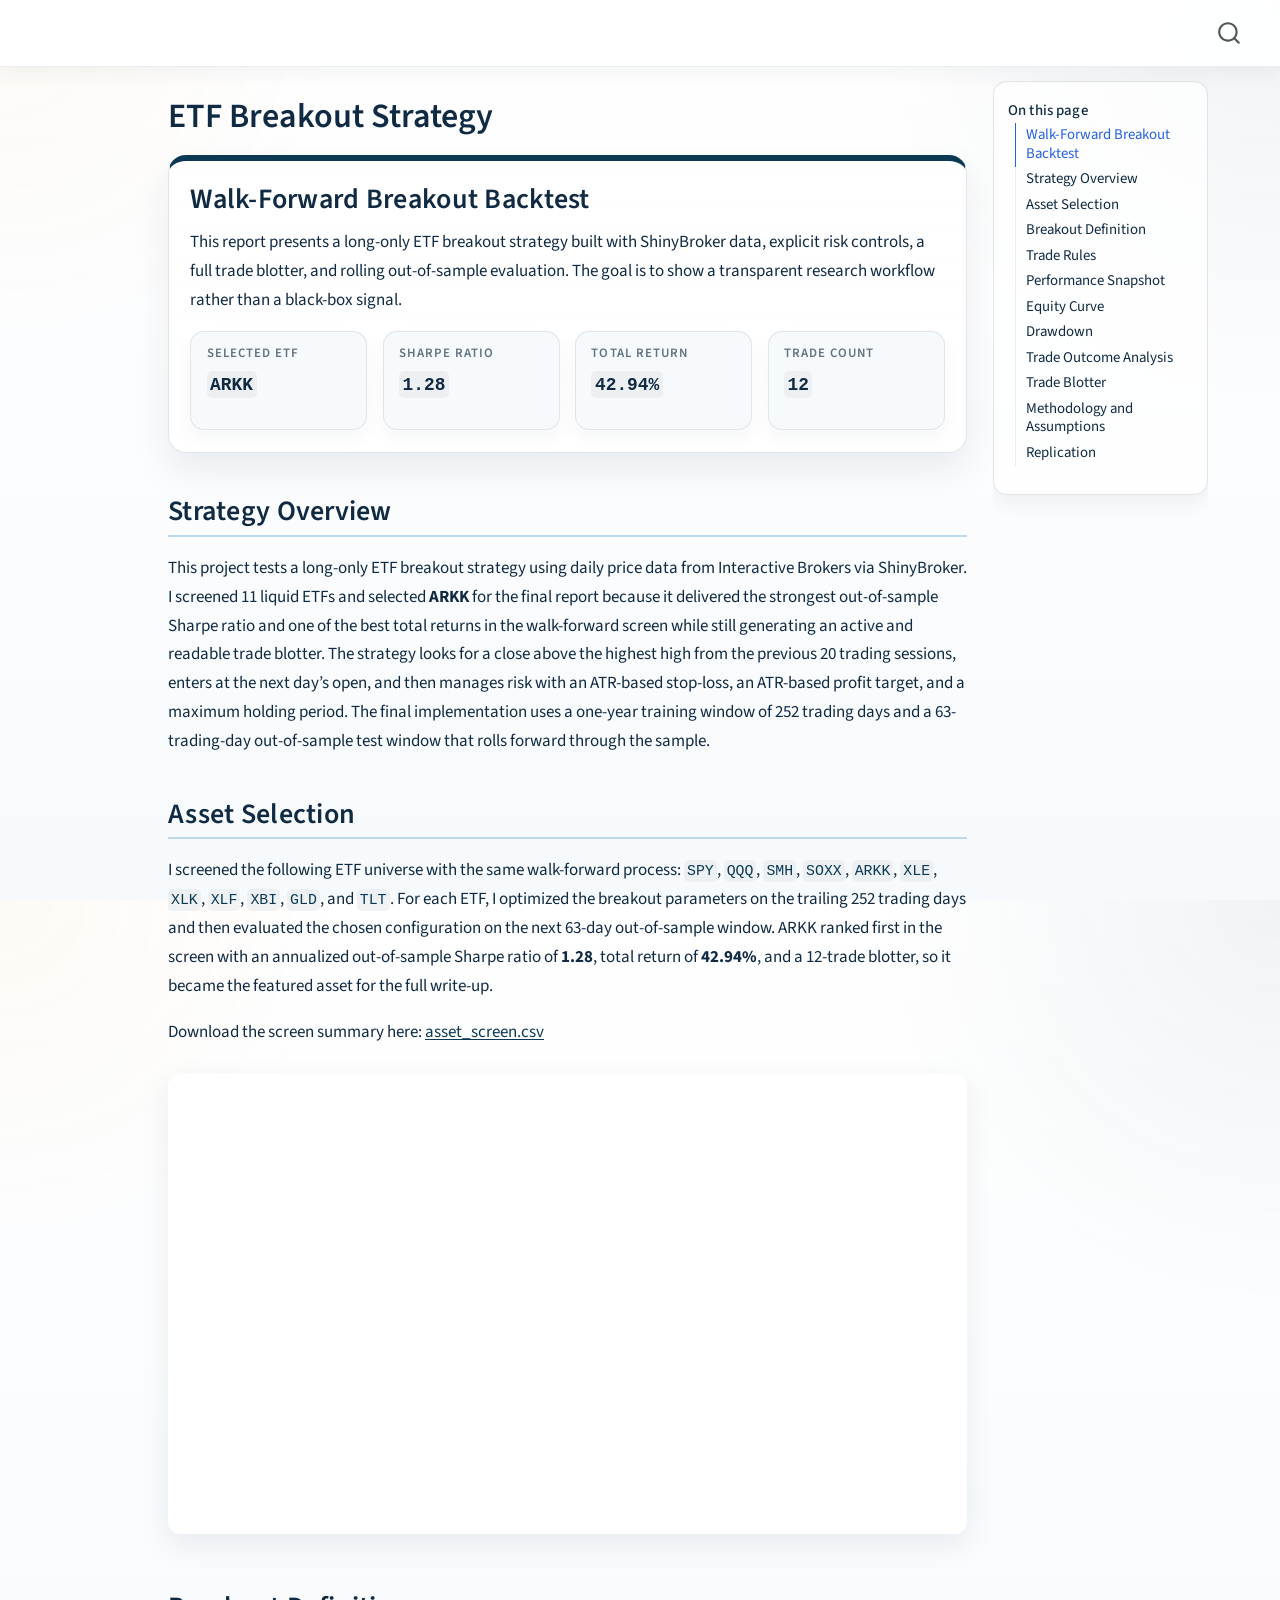
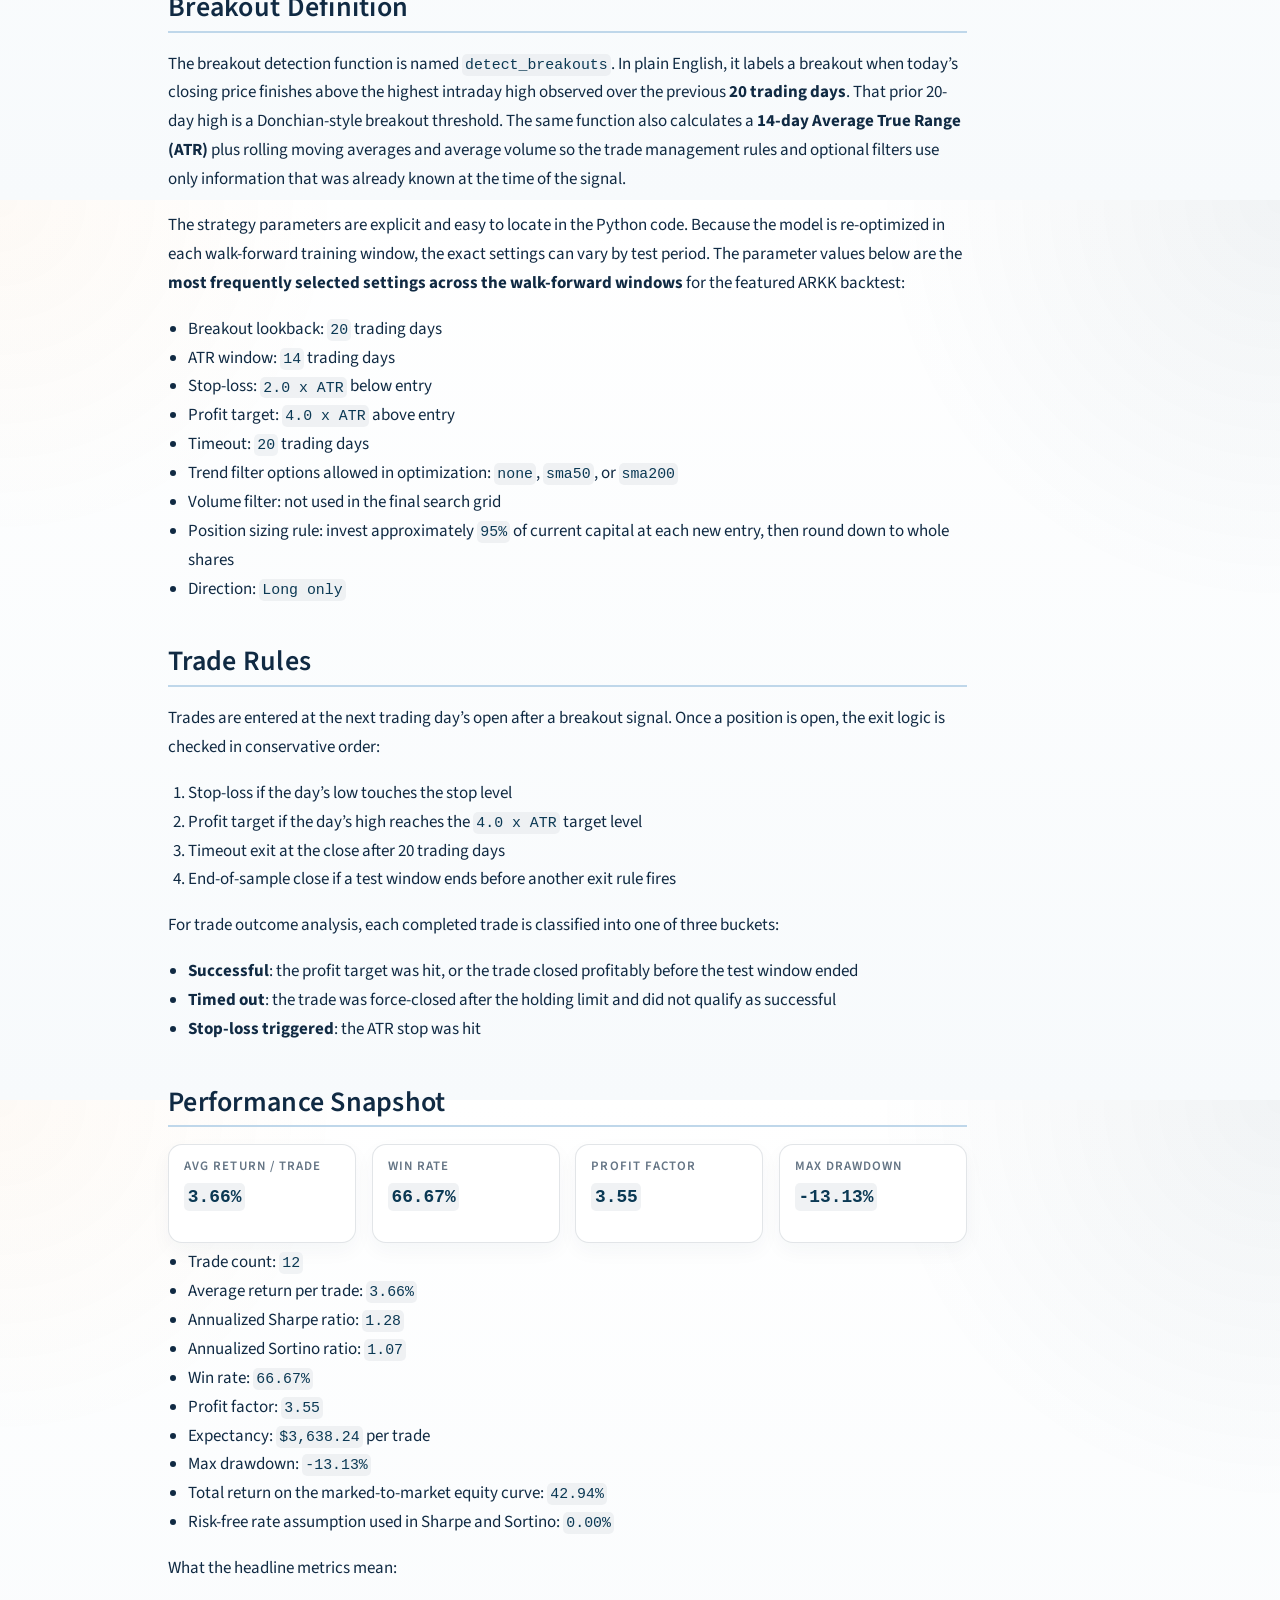
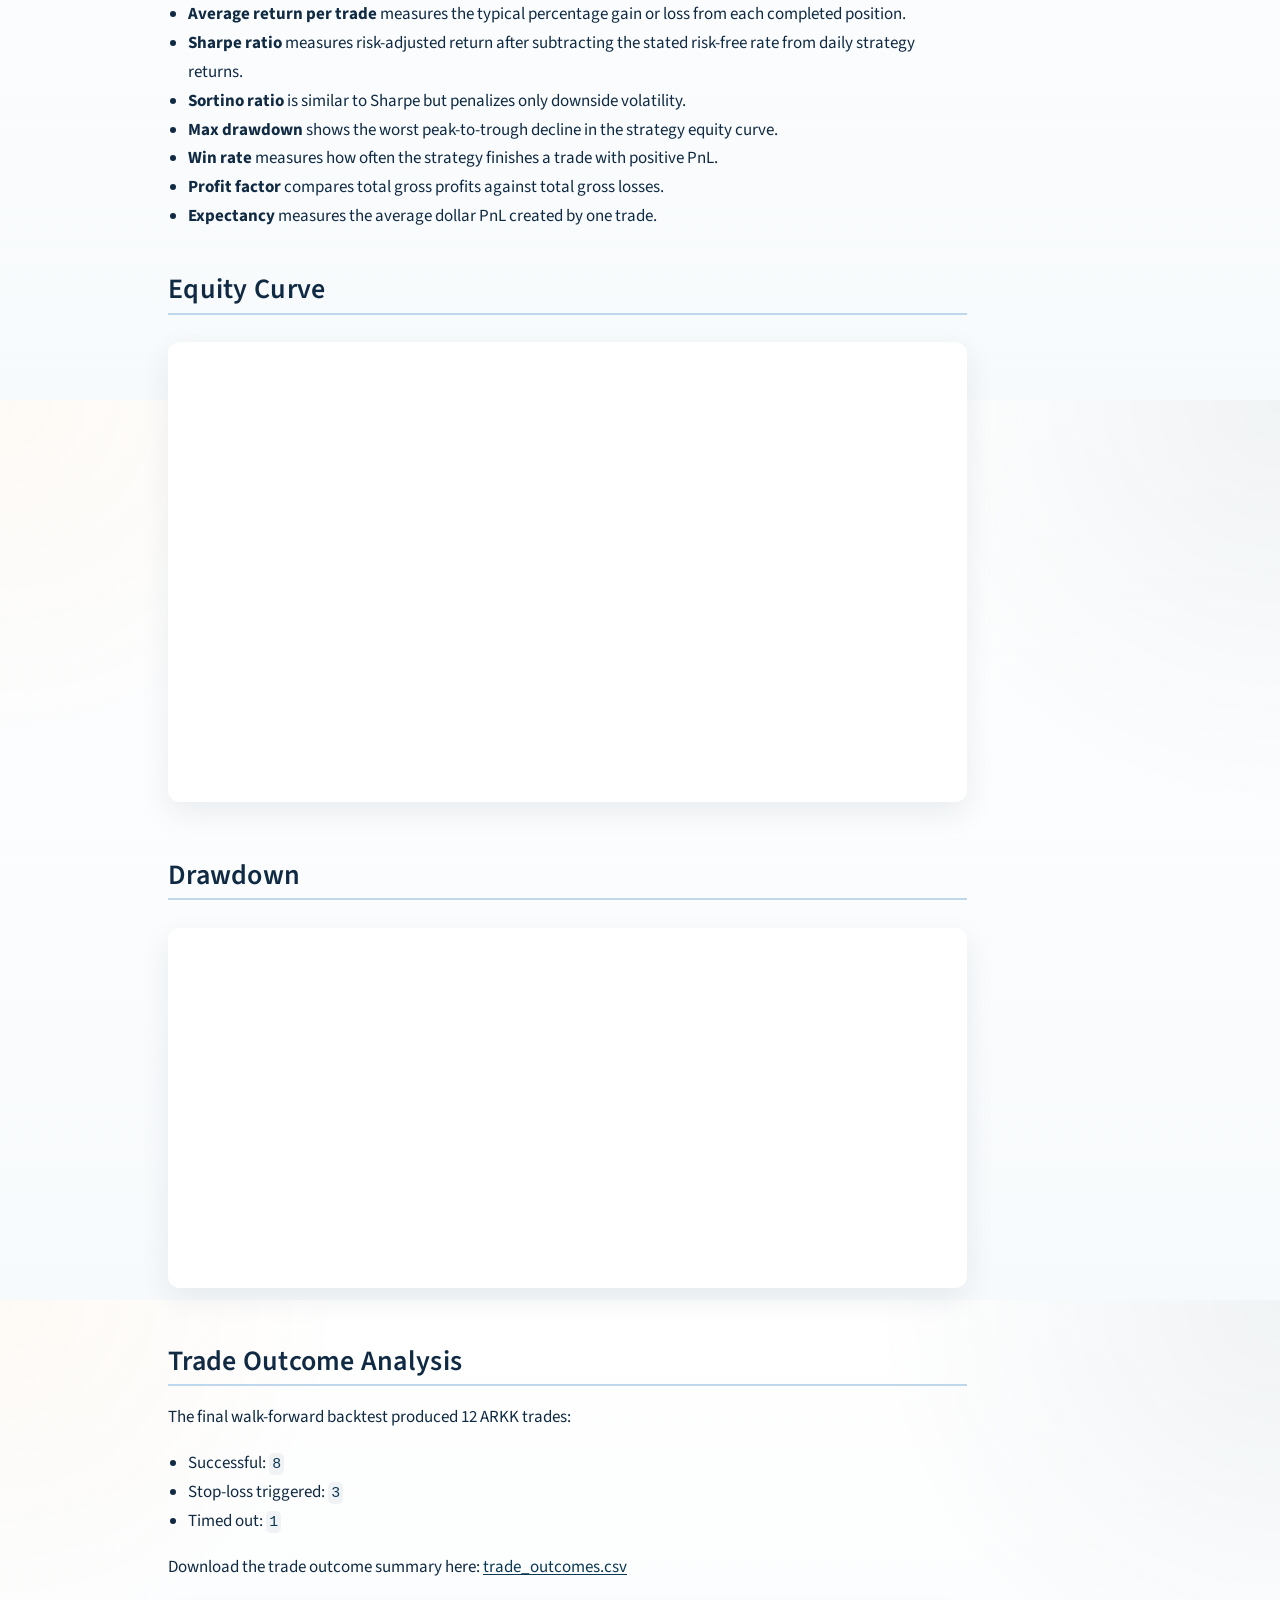
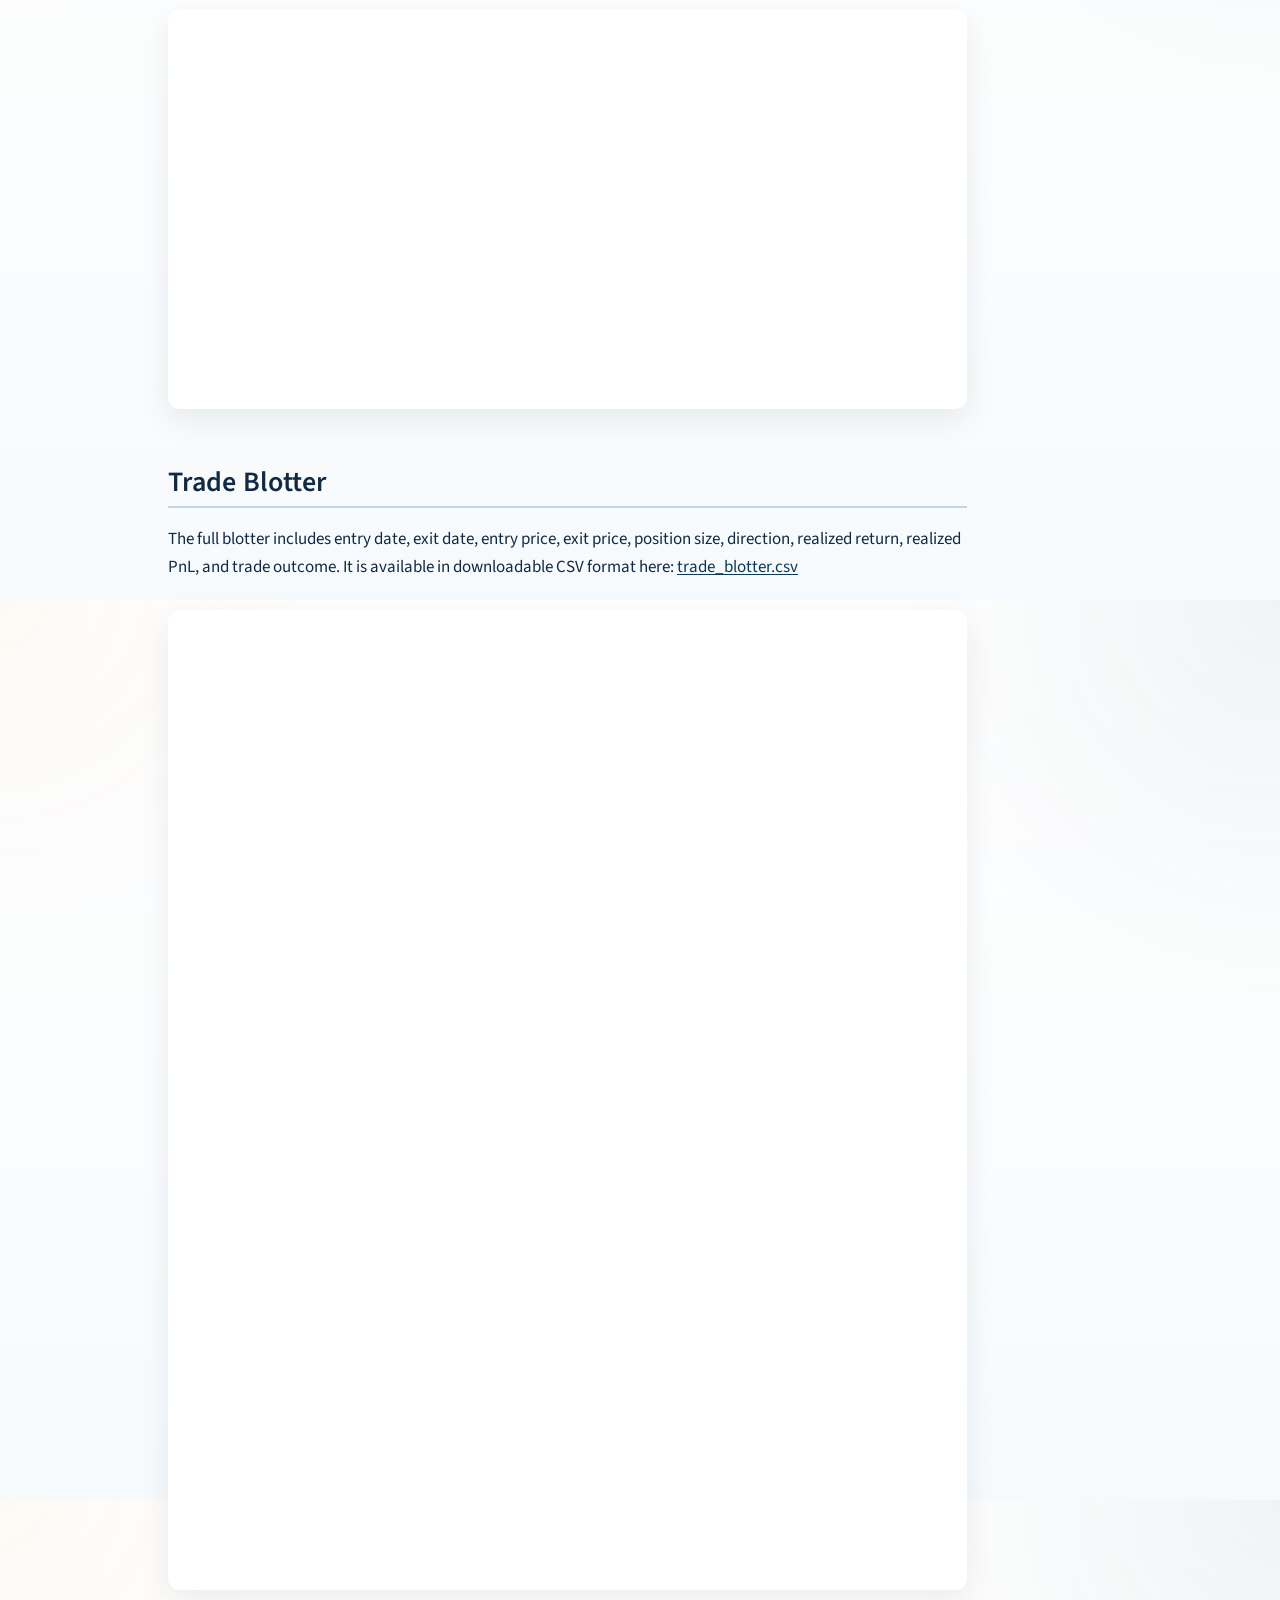
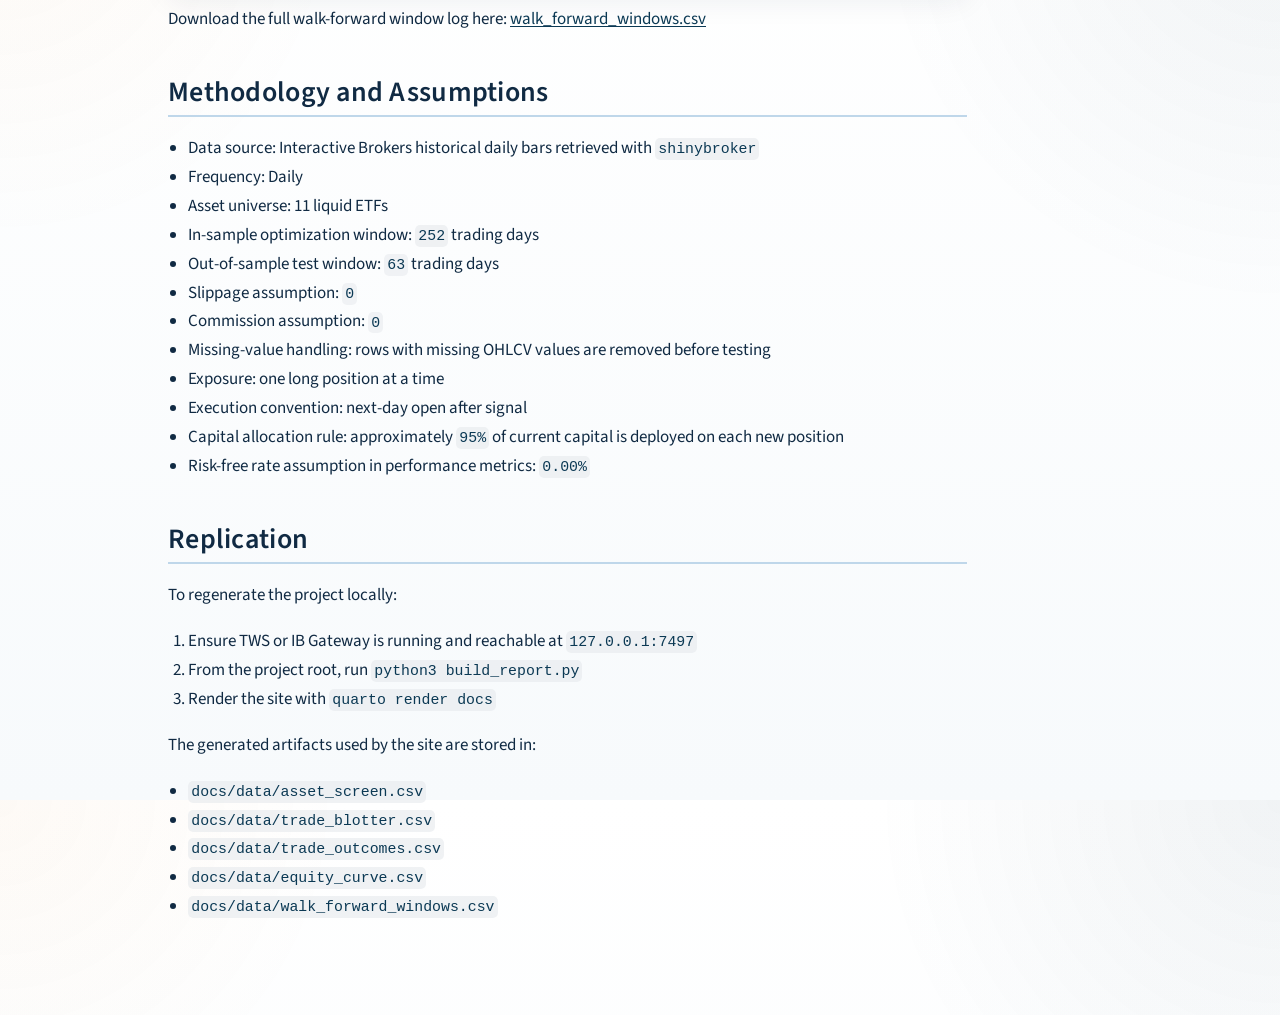
<file: docs/index.html>
<!DOCTYPE html>
<html xmlns="http://www.w3.org/1999/xhtml" lang="en" xml:lang="en"><head>

<meta charset="utf-8">
<meta name="generator" content="quarto-1.9.36">

<meta name="viewport" content="width=device-width, initial-scale=1.0, user-scalable=yes">


<title>ETF Breakout Strategy</title>
<style>
/* Default styles provided by pandoc.
** See https://pandoc.org/MANUAL.html#variables-for-html for config info.
*/
code{white-space: pre-wrap;}
span.smallcaps{font-variant: small-caps;}
div.columns{display: flex; gap: min(4vw, 1.5em);}
div.column{flex: auto; overflow-x: auto;}
div.hanging-indent{margin-left: 1.5em; text-indent: -1.5em;}
ul.task-list{list-style: none;}
ul.task-list li input[type="checkbox"] {
  width: 0.8em;
  margin: 0 0.8em 0.2em -1em; /* quarto-specific, see https://github.com/quarto-dev/quarto-cli/issues/4556 */ 
  vertical-align: middle;
}
</style>


<script src="site_libs/quarto-nav/quarto-nav.js"></script>
<script src="site_libs/quarto-nav/headroom.min.js"></script>
<script src="site_libs/clipboard/clipboard.min.js"></script>
<script src="site_libs/quarto-search/autocomplete.umd.js"></script>
<script src="site_libs/quarto-search/fuse.min.js"></script>
<script src="site_libs/quarto-search/quarto-search.js"></script>
<meta name="quarto:offset" content="./">
<script src="site_libs/quarto-html/quarto.js" type="module"></script>
<script src="site_libs/quarto-html/tabsets/tabsets.js" type="module"></script>
<script src="site_libs/quarto-html/popper.min.js"></script>
<script src="site_libs/quarto-html/tippy.umd.min.js"></script>
<script src="site_libs/quarto-html/anchor.min.js"></script>
<link href="site_libs/quarto-html/tippy.css" rel="stylesheet">
<link href="site_libs/quarto-html/quarto-syntax-highlighting-845c23b38eaddc0f92fda52bfe77a8c8.css" rel="stylesheet" id="quarto-text-highlighting-styles">
<script src="site_libs/bootstrap/bootstrap.min.js"></script>
<link href="site_libs/bootstrap/bootstrap-icons.css" rel="stylesheet">
<link href="site_libs/bootstrap/bootstrap-158031087360bce0ff56dc785ce39e06.min.css" rel="stylesheet" append-hash="true" id="quarto-bootstrap" data-mode="light">
<script id="quarto-search-options" type="application/json">{
  "location": "navbar",
  "copy-button": false,
  "collapse-after": 3,
  "panel-placement": "end",
  "type": "overlay",
  "limit": 50,
  "keyboard-shortcut": [
    "f",
    "/",
    "s"
  ],
  "show-item-context": false,
  "language": {
    "search-no-results-text": "No results",
    "search-matching-documents-text": "matching documents",
    "search-copy-link-title": "Copy link to search",
    "search-hide-matches-text": "Hide additional matches",
    "search-more-match-text": "more match in this document",
    "search-more-matches-text": "more matches in this document",
    "search-clear-button-title": "Clear",
    "search-text-placeholder": "",
    "search-detached-cancel-button-title": "Cancel",
    "search-submit-button-title": "Submit",
    "search-label": "Search"
  }
}</script>


<link rel="stylesheet" href="styles.css">
</head>

<body class="nav-fixed quarto-light">

<div id="quarto-search-results"></div>
  <header id="quarto-header" class="headroom fixed-top">
    <nav class="navbar navbar-expand-lg " data-bs-theme="dark">
      <div class="navbar-container container-fluid">
      <div class="navbar-brand-container mx-auto">
    <a class="navbar-brand" href="./index.html">
    <span class="navbar-title">ETF Breakout Strategy</span>
    </a>
  </div>
            <div id="quarto-search" class="" title="Search"></div>
          <button class="navbar-toggler" type="button" data-bs-toggle="collapse" data-bs-target="#navbarCollapse" aria-controls="navbarCollapse" role="menu" aria-expanded="false" aria-label="Toggle navigation" onclick="if (window.quartoToggleHeadroom) { window.quartoToggleHeadroom(); }">
  <span class="navbar-toggler-icon"></span>
</button>
          <div class="collapse navbar-collapse" id="navbarCollapse">
            <ul class="navbar-nav navbar-nav-scroll me-auto">
  <li class="nav-item">
    <a class="nav-link active" href="./index.html" aria-current="page"> 
<span class="menu-text">Breakout Report</span></a>
  </li>  
</ul>
          </div> <!-- /navcollapse -->
            <div class="quarto-navbar-tools">
</div>
      </div> <!-- /container-fluid -->
    </nav>
</header>
<!-- content -->
<div id="quarto-content" class="quarto-container page-columns page-rows-contents page-layout-article page-navbar">
<!-- sidebar -->
<!-- margin-sidebar -->
    <div id="quarto-margin-sidebar" class="sidebar margin-sidebar">
        <nav id="TOC" role="doc-toc" class="toc-active">
    <h2 id="toc-title">On this page</h2>
   
  <ul>
  <li><a href="#walk-forward-breakout-backtest" id="toc-walk-forward-breakout-backtest" class="nav-link active" data-scroll-target="#walk-forward-breakout-backtest">Walk-Forward Breakout Backtest</a></li>
  <li><a href="#strategy-overview" id="toc-strategy-overview" class="nav-link" data-scroll-target="#strategy-overview">Strategy Overview</a></li>
  <li><a href="#asset-selection" id="toc-asset-selection" class="nav-link" data-scroll-target="#asset-selection">Asset Selection</a></li>
  <li><a href="#breakout-definition" id="toc-breakout-definition" class="nav-link" data-scroll-target="#breakout-definition">Breakout Definition</a></li>
  <li><a href="#trade-rules" id="toc-trade-rules" class="nav-link" data-scroll-target="#trade-rules">Trade Rules</a></li>
  <li><a href="#performance-snapshot" id="toc-performance-snapshot" class="nav-link" data-scroll-target="#performance-snapshot">Performance Snapshot</a></li>
  <li><a href="#equity-curve" id="toc-equity-curve" class="nav-link" data-scroll-target="#equity-curve">Equity Curve</a></li>
  <li><a href="#drawdown" id="toc-drawdown" class="nav-link" data-scroll-target="#drawdown">Drawdown</a></li>
  <li><a href="#trade-outcome-analysis" id="toc-trade-outcome-analysis" class="nav-link" data-scroll-target="#trade-outcome-analysis">Trade Outcome Analysis</a></li>
  <li><a href="#trade-blotter" id="toc-trade-blotter" class="nav-link" data-scroll-target="#trade-blotter">Trade Blotter</a></li>
  <li><a href="#methodology-and-assumptions" id="toc-methodology-and-assumptions" class="nav-link" data-scroll-target="#methodology-and-assumptions">Methodology and Assumptions</a></li>
  <li><a href="#replication" id="toc-replication" class="nav-link" data-scroll-target="#replication">Replication</a></li>
  </ul>
</nav>
    </div>
<!-- main -->
<main class="content" id="quarto-document-content">

<header id="title-block-header" class="quarto-title-block default">
<div class="quarto-title">
<h1 class="title">ETF Breakout Strategy</h1>
</div>



<div class="quarto-title-meta">

    
  
    
  </div>
  


</header>


<section id="walk-forward-breakout-backtest" class="level2 hero-panel">
<h2 class="anchored" data-anchor-id="walk-forward-breakout-backtest">Walk-Forward Breakout Backtest</h2>
<p>This report presents a long-only ETF breakout strategy built with ShinyBroker data, explicit risk controls, a full trade blotter, and rolling out-of-sample evaluation. The goal is to show a transparent research workflow rather than a black-box signal.</p>
<div class="metric-grid">
<section id="selected-etf" class="level3 metric-card">
<h3 class="anchored" data-anchor-id="selected-etf">Selected ETF</h3>
<p><code>ARKK</code></p>
</section>
<section id="sharpe-ratio" class="level3 metric-card">
<h3 class="anchored" data-anchor-id="sharpe-ratio">Sharpe Ratio</h3>
<p><code>1.28</code></p>
</section>
<section id="total-return" class="level3 metric-card">
<h3 class="anchored" data-anchor-id="total-return">Total Return</h3>
<p><code>42.94%</code></p>
</section>
<section id="trade-count" class="level3 metric-card">
<h3 class="anchored" data-anchor-id="trade-count">Trade Count</h3>
<p><code>12</code></p>
</section>
</div>
</section>
<section id="strategy-overview" class="level2">
<h2 class="anchored" data-anchor-id="strategy-overview">Strategy Overview</h2>
<p>This project tests a long-only ETF breakout strategy using daily price data from Interactive Brokers via ShinyBroker. I screened 11 liquid ETFs and selected <strong>ARKK</strong> for the final report because it delivered the strongest out-of-sample Sharpe ratio and one of the best total returns in the walk-forward screen while still generating an active and readable trade blotter. The strategy looks for a close above the highest high from the previous 20 trading sessions, enters at the next day’s open, and then manages risk with an ATR-based stop-loss, an ATR-based profit target, and a maximum holding period. The final implementation uses a one-year training window of 252 trading days and a 63-trading-day out-of-sample test window that rolls forward through the sample.</p>
</section>
<section id="asset-selection" class="level2">
<h2 class="anchored" data-anchor-id="asset-selection">Asset Selection</h2>
<p>I screened the following ETF universe with the same walk-forward process: <code>SPY</code>, <code>QQQ</code>, <code>SMH</code>, <code>SOXX</code>, <code>ARKK</code>, <code>XLE</code>, <code>XLK</code>, <code>XLF</code>, <code>XBI</code>, <code>GLD</code>, and <code>TLT</code>. For each ETF, I optimized the breakout parameters on the trailing 252 trading days and then evaluated the chosen configuration on the next 63-day out-of-sample window. ARKK ranked first in the screen with an annualized out-of-sample Sharpe ratio of <strong>1.28</strong>, total return of <strong>42.94%</strong>, and a 12-trade blotter, so it became the featured asset for the full write-up.</p>
<p>Download the screen summary here: <a href="data/asset_screen.csv">asset_screen.csv</a></p>
<iframe src="assets/screen_summary.html" width="100%" height="460" style="border:none;">
</iframe>
</section>
<section id="breakout-definition" class="level2">
<h2 class="anchored" data-anchor-id="breakout-definition">Breakout Definition</h2>
<p>The breakout detection function is named <code>detect_breakouts</code>. In plain English, it labels a breakout when today’s closing price finishes above the highest intraday high observed over the previous <strong>20 trading days</strong>. That prior 20-day high is a Donchian-style breakout threshold. The same function also calculates a <strong>14-day Average True Range (ATR)</strong> plus rolling moving averages and average volume so the trade management rules and optional filters use only information that was already known at the time of the signal.</p>
<p>The strategy parameters are explicit and easy to locate in the Python code. Because the model is re-optimized in each walk-forward training window, the exact settings can vary by test period. The parameter values below are the <strong>most frequently selected settings across the walk-forward windows</strong> for the featured ARKK backtest:</p>
<ul>
<li>Breakout lookback: <code>20</code> trading days</li>
<li>ATR window: <code>14</code> trading days</li>
<li>Stop-loss: <code>2.0 x ATR</code> below entry</li>
<li>Profit target: <code>4.0 x ATR</code> above entry</li>
<li>Timeout: <code>20</code> trading days</li>
<li>Trend filter options allowed in optimization: <code>none</code>, <code>sma50</code>, or <code>sma200</code></li>
<li>Volume filter: not used in the final search grid</li>
<li>Position sizing rule: invest approximately <code>95%</code> of current capital at each new entry, then round down to whole shares</li>
<li>Direction: <code>Long only</code></li>
</ul>
</section>
<section id="trade-rules" class="level2">
<h2 class="anchored" data-anchor-id="trade-rules">Trade Rules</h2>
<p>Trades are entered at the next trading day’s open after a breakout signal. Once a position is open, the exit logic is checked in conservative order:</p>
<ol type="1">
<li>Stop-loss if the day’s low touches the stop level</li>
<li>Profit target if the day’s high reaches the <code>4.0 x ATR</code> target level</li>
<li>Timeout exit at the close after 20 trading days</li>
<li>End-of-sample close if a test window ends before another exit rule fires</li>
</ol>
<p>For trade outcome analysis, each completed trade is classified into one of three buckets:</p>
<ul>
<li><strong>Successful</strong>: the profit target was hit, or the trade closed profitably before the test window ended</li>
<li><strong>Timed out</strong>: the trade was force-closed after the holding limit and did not qualify as successful</li>
<li><strong>Stop-loss triggered</strong>: the ATR stop was hit</li>
</ul>
</section>
<section id="performance-snapshot" class="level2">
<h2 class="anchored" data-anchor-id="performance-snapshot">Performance Snapshot</h2>
<div class="metric-grid">
<section id="avg-return-trade" class="level3 metric-card">
<h3 class="anchored" data-anchor-id="avg-return-trade">Avg Return / Trade</h3>
<p><code>3.66%</code></p>
</section>
<section id="win-rate" class="level3 metric-card">
<h3 class="anchored" data-anchor-id="win-rate">Win Rate</h3>
<p><code>66.67%</code></p>
</section>
<section id="profit-factor" class="level3 metric-card">
<h3 class="anchored" data-anchor-id="profit-factor">Profit Factor</h3>
<p><code>3.55</code></p>
</section>
<section id="max-drawdown" class="level3 metric-card">
<h3 class="anchored" data-anchor-id="max-drawdown">Max Drawdown</h3>
<p><code>-13.13%</code></p>
</section>
</div>
<ul>
<li>Trade count: <code>12</code></li>
<li>Average return per trade: <code>3.66%</code></li>
<li>Annualized Sharpe ratio: <code>1.28</code></li>
<li>Annualized Sortino ratio: <code>1.07</code></li>
<li>Win rate: <code>66.67%</code></li>
<li>Profit factor: <code>3.55</code></li>
<li>Expectancy: <code>$3,638.24</code> per trade</li>
<li>Max drawdown: <code>-13.13%</code></li>
<li>Total return on the marked-to-market equity curve: <code>42.94%</code></li>
<li>Risk-free rate assumption used in Sharpe and Sortino: <code>0.00%</code></li>
</ul>
<p>What the headline metrics mean:</p>
<ul>
<li><strong>Average return per trade</strong> measures the typical percentage gain or loss from each completed position.</li>
<li><strong>Sharpe ratio</strong> measures risk-adjusted return after subtracting the stated risk-free rate from daily strategy returns.</li>
<li><strong>Sortino ratio</strong> is similar to Sharpe but penalizes only downside volatility.</li>
<li><strong>Max drawdown</strong> shows the worst peak-to-trough decline in the strategy equity curve.</li>
<li><strong>Win rate</strong> measures how often the strategy finishes a trade with positive PnL.</li>
<li><strong>Profit factor</strong> compares total gross profits against total gross losses.</li>
<li><strong>Expectancy</strong> measures the average dollar PnL created by one trade.</li>
</ul>
</section>
<section id="equity-curve" class="level2">
<h2 class="anchored" data-anchor-id="equity-curve">Equity Curve</h2>
<iframe src="assets/equity_curve.html" width="100%" height="460" style="border:none;">
</iframe>
</section>
<section id="drawdown" class="level2">
<h2 class="anchored" data-anchor-id="drawdown">Drawdown</h2>
<iframe src="assets/drawdown.html" width="100%" height="360" style="border:none;">
</iframe>
</section>
<section id="trade-outcome-analysis" class="level2">
<h2 class="anchored" data-anchor-id="trade-outcome-analysis">Trade Outcome Analysis</h2>
<p>The final walk-forward backtest produced 12 ARKK trades:</p>
<ul>
<li>Successful: <code>8</code></li>
<li>Stop-loss triggered: <code>3</code></li>
<li>Timed out: <code>1</code></li>
</ul>
<p>Download the trade outcome summary here: <a href="data/trade_outcomes.csv">trade_outcomes.csv</a></p>
<iframe src="assets/trade_outcomes.html" width="100%" height="400" style="border:none;">
</iframe>
</section>
<section id="trade-blotter" class="level2">
<h2 class="anchored" data-anchor-id="trade-blotter">Trade Blotter</h2>
<p>The full blotter includes entry date, exit date, entry price, exit price, position size, direction, realized return, realized PnL, and trade outcome. It is available in downloadable CSV format here: <a href="data/trade_blotter.csv">trade_blotter.csv</a></p>
<iframe src="assets/trade_blotter.html" width="100%" height="980" style="border:none;">
</iframe>
<p>Download the full walk-forward window log here: <a href="data/walk_forward_windows.csv">walk_forward_windows.csv</a></p>
</section>
<section id="methodology-and-assumptions" class="level2">
<h2 class="anchored" data-anchor-id="methodology-and-assumptions">Methodology and Assumptions</h2>
<ul>
<li>Data source: Interactive Brokers historical daily bars retrieved with <code>shinybroker</code></li>
<li>Frequency: Daily</li>
<li>Asset universe: 11 liquid ETFs</li>
<li>In-sample optimization window: <code>252</code> trading days</li>
<li>Out-of-sample test window: <code>63</code> trading days</li>
<li>Slippage assumption: <code>0</code></li>
<li>Commission assumption: <code>0</code></li>
<li>Missing-value handling: rows with missing OHLCV values are removed before testing</li>
<li>Exposure: one long position at a time</li>
<li>Execution convention: next-day open after signal</li>
<li>Capital allocation rule: approximately <code>95%</code> of current capital is deployed on each new position</li>
<li>Risk-free rate assumption in performance metrics: <code>0.00%</code></li>
</ul>
</section>
<section id="replication" class="level2">
<h2 class="anchored" data-anchor-id="replication">Replication</h2>
<p>To regenerate the project locally:</p>
<ol type="1">
<li>Ensure TWS or IB Gateway is running and reachable at <code>127.0.0.1:7497</code></li>
<li>From the project root, run <code>python3 build_report.py</code></li>
<li>Render the site with <code>quarto render docs</code></li>
</ol>
<p>The generated artifacts used by the site are stored in:</p>
<ul>
<li><code>docs/data/asset_screen.csv</code></li>
<li><code>docs/data/trade_blotter.csv</code></li>
<li><code>docs/data/trade_outcomes.csv</code></li>
<li><code>docs/data/equity_curve.csv</code></li>
<li><code>docs/data/walk_forward_windows.csv</code></li>
</ul>


</section>

</main> <!-- /main -->
<script id="quarto-html-after-body" type="application/javascript">
  window.document.addEventListener("DOMContentLoaded", function (event) {
    const icon = "";
    const anchorJS = new window.AnchorJS();
    anchorJS.options = {
      placement: 'right',
      icon: icon
    };
    anchorJS.add('.anchored');
    const isCodeAnnotation = (el) => {
      for (const clz of el.classList) {
        if (clz.startsWith('code-annotation-')) {                     
          return true;
        }
      }
      return false;
    }
    const onCopySuccess = function(e) {
      // button target
      const button = e.trigger;
      // don't keep focus
      button.blur();
      // flash "checked"
      button.classList.add('code-copy-button-checked');
      var currentTitle = button.getAttribute("title");
      button.setAttribute("title", "Copied!");
      let tooltip;
      if (window.bootstrap) {
        button.setAttribute("data-bs-toggle", "tooltip");
        button.setAttribute("data-bs-placement", "left");
        button.setAttribute("data-bs-title", "Copied!");
        tooltip = new bootstrap.Tooltip(button, 
          { trigger: "manual", 
            customClass: "code-copy-button-tooltip",
            offset: [0, -8]});
        tooltip.show();    
      }
      setTimeout(function() {
        if (tooltip) {
          tooltip.hide();
          button.removeAttribute("data-bs-title");
          button.removeAttribute("data-bs-toggle");
          button.removeAttribute("data-bs-placement");
        }
        button.setAttribute("title", currentTitle);
        button.classList.remove('code-copy-button-checked');
      }, 1000);
      // clear code selection
      e.clearSelection();
    }
    const getTextToCopy = function(trigger) {
      const outerScaffold = trigger.parentElement.cloneNode(true);
      const codeEl = outerScaffold.querySelector('code');
      for (const childEl of codeEl.children) {
        if (isCodeAnnotation(childEl)) {
          childEl.remove();
        }
      }
      return codeEl.innerText;
    }
    const clipboard = new window.ClipboardJS('.code-copy-button:not([data-in-quarto-modal])', {
      text: getTextToCopy
    });
    clipboard.on('success', onCopySuccess);
    if (window.document.getElementById('quarto-embedded-source-code-modal')) {
      const clipboardModal = new window.ClipboardJS('.code-copy-button[data-in-quarto-modal]', {
        text: getTextToCopy,
        container: window.document.getElementById('quarto-embedded-source-code-modal')
      });
      clipboardModal.on('success', onCopySuccess);
    }
      var localhostRegex = new RegExp(/^(?:http|https):\/\/localhost\:?[0-9]*\//);
      var mailtoRegex = new RegExp(/^mailto:/);
        var filterRegex = new RegExp('/' + window.location.host + '/');
      var isInternal = (href) => {
          return filterRegex.test(href) || localhostRegex.test(href) || mailtoRegex.test(href);
      }
      // Inspect non-navigation links and adorn them if external
     var links = window.document.querySelectorAll('a[href]:not(.nav-link):not(.navbar-brand):not(.toc-action):not(.sidebar-link):not(.sidebar-item-toggle):not(.pagination-link):not(.no-external):not([aria-hidden]):not(.dropdown-item):not(.quarto-navigation-tool):not(.about-link)');
      for (var i=0; i<links.length; i++) {
        const link = links[i];
        if (!isInternal(link.href)) {
          // undo the damage that might have been done by quarto-nav.js in the case of
          // links that we want to consider external
          if (link.dataset.originalHref !== undefined) {
            link.href = link.dataset.originalHref;
          }
        }
      }
    function tippyHover(el, contentFn, onTriggerFn, onUntriggerFn) {
      const config = {
        allowHTML: true,
        maxWidth: 500,
        delay: 100,
        arrow: false,
        appendTo: function(el) {
            return el.parentElement;
        },
        interactive: true,
        interactiveBorder: 10,
        theme: 'quarto',
        placement: 'bottom-start',
      };
      if (contentFn) {
        config.content = contentFn;
      }
      if (onTriggerFn) {
        config.onTrigger = onTriggerFn;
      }
      if (onUntriggerFn) {
        config.onUntrigger = onUntriggerFn;
      }
      window.tippy(el, config); 
    }
    const noterefs = window.document.querySelectorAll('a[role="doc-noteref"]');
    for (var i=0; i<noterefs.length; i++) {
      const ref = noterefs[i];
      tippyHover(ref, function() {
        // use id or data attribute instead here
        let href = ref.getAttribute('data-footnote-href') || ref.getAttribute('href');
        try { href = new URL(href).hash; } catch {}
        const id = href.replace(/^#\/?/, "");
        const note = window.document.getElementById(id);
        if (note) {
          return note.innerHTML;
        } else {
          return "";
        }
      });
    }
    const xrefs = window.document.querySelectorAll('a.quarto-xref');
    const processXRef = (id, note) => {
      // Strip column container classes
      const stripColumnClz = (el) => {
        el.classList.remove("page-full", "page-columns");
        if (el.children) {
          for (const child of el.children) {
            stripColumnClz(child);
          }
        }
      }
      stripColumnClz(note)
      if (id === null || id.startsWith('sec-')) {
        // Special case sections, only their first couple elements
        const container = document.createElement("div");
        if (note.children && note.children.length > 2) {
          container.appendChild(note.children[0].cloneNode(true));
          for (let i = 1; i < note.children.length; i++) {
            const child = note.children[i];
            if (child.tagName === "P" && child.innerText === "") {
              continue;
            } else {
              container.appendChild(child.cloneNode(true));
              break;
            }
          }
          if (window.Quarto?.typesetMath) {
            window.Quarto.typesetMath(container);
          }
          return container.innerHTML
        } else {
          if (window.Quarto?.typesetMath) {
            window.Quarto.typesetMath(note);
          }
          return note.innerHTML;
        }
      } else {
        // Remove any anchor links if they are present
        const anchorLink = note.querySelector('a.anchorjs-link');
        if (anchorLink) {
          anchorLink.remove();
        }
        if (window.Quarto?.typesetMath) {
          window.Quarto.typesetMath(note);
        }
        if (note.classList.contains("callout")) {
          return note.outerHTML;
        } else {
          return note.innerHTML;
        }
      }
    }
    for (var i=0; i<xrefs.length; i++) {
      const xref = xrefs[i];
      tippyHover(xref, undefined, function(instance) {
        instance.disable();
        let url = xref.getAttribute('href');
        let hash = undefined; 
        if (url.startsWith('#')) {
          hash = url;
        } else {
          try { hash = new URL(url).hash; } catch {}
        }
        if (hash) {
          const id = hash.replace(/^#\/?/, "");
          const note = window.document.getElementById(id);
          if (note !== null) {
            try {
              const html = processXRef(id, note.cloneNode(true));
              instance.setContent(html);
            } finally {
              instance.enable();
              instance.show();
            }
          } else {
            // See if we can fetch this
            fetch(url.split('#')[0])
            .then(res => res.text())
            .then(html => {
              const parser = new DOMParser();
              const htmlDoc = parser.parseFromString(html, "text/html");
              const note = htmlDoc.getElementById(id);
              if (note !== null) {
                const html = processXRef(id, note);
                instance.setContent(html);
              } 
            }).finally(() => {
              instance.enable();
              instance.show();
            });
          }
        } else {
          // See if we can fetch a full url (with no hash to target)
          // This is a special case and we should probably do some content thinning / targeting
          fetch(url)
          .then(res => res.text())
          .then(html => {
            const parser = new DOMParser();
            const htmlDoc = parser.parseFromString(html, "text/html");
            const note = htmlDoc.querySelector('main.content');
            if (note !== null) {
              // This should only happen for chapter cross references
              // (since there is no id in the URL)
              // remove the first header
              if (note.children.length > 0 && note.children[0].tagName === "HEADER") {
                note.children[0].remove();
              }
              const html = processXRef(null, note);
              instance.setContent(html);
            } 
          }).finally(() => {
            instance.enable();
            instance.show();
          });
        }
      }, function(instance) {
      });
    }
        let selectedAnnoteEl;
        const selectorForAnnotation = ( cell, annotation) => {
          let cellAttr = 'data-code-cell="' + cell + '"';
          let lineAttr = 'data-code-annotation="' +  annotation + '"';
          const selector = 'span[' + cellAttr + '][' + lineAttr + ']';
          return selector;
        }
        const selectCodeLines = (annoteEl) => {
          const doc = window.document;
          const targetCell = annoteEl.getAttribute("data-target-cell");
          const targetAnnotation = annoteEl.getAttribute("data-target-annotation");
          const annoteSpan = window.document.querySelector(selectorForAnnotation(targetCell, targetAnnotation));
          const lines = annoteSpan.getAttribute("data-code-lines").split(",");
          const lineIds = lines.map((line) => {
            return targetCell + "-" + line;
          })
          let top = null;
          let height = null;
          let parent = null;
          if (lineIds.length > 0) {
              //compute the position of the single el (top and bottom and make a div)
              const el = window.document.getElementById(lineIds[0]);
              top = el.offsetTop;
              height = el.offsetHeight;
              parent = el.parentElement.parentElement;
            if (lineIds.length > 1) {
              const lastEl = window.document.getElementById(lineIds[lineIds.length - 1]);
              const bottom = lastEl.offsetTop + lastEl.offsetHeight;
              height = bottom - top;
            }
            if (top !== null && height !== null && parent !== null) {
              // cook up a div (if necessary) and position it 
              let div = window.document.getElementById("code-annotation-line-highlight");
              if (div === null) {
                div = window.document.createElement("div");
                div.setAttribute("id", "code-annotation-line-highlight");
                div.style.position = 'absolute';
                parent.appendChild(div);
              }
              div.style.top = top - 2 + "px";
              div.style.height = height + 4 + "px";
              div.style.left = 0;
              let gutterDiv = window.document.getElementById("code-annotation-line-highlight-gutter");
              if (gutterDiv === null) {
                gutterDiv = window.document.createElement("div");
                gutterDiv.setAttribute("id", "code-annotation-line-highlight-gutter");
                gutterDiv.style.position = 'absolute';
                const codeCell = window.document.getElementById(targetCell);
                const gutter = codeCell.querySelector('.code-annotation-gutter');
                gutter.appendChild(gutterDiv);
              }
              gutterDiv.style.top = top - 2 + "px";
              gutterDiv.style.height = height + 4 + "px";
            }
            selectedAnnoteEl = annoteEl;
          }
        };
        const unselectCodeLines = () => {
          const elementsIds = ["code-annotation-line-highlight", "code-annotation-line-highlight-gutter"];
          elementsIds.forEach((elId) => {
            const div = window.document.getElementById(elId);
            if (div) {
              div.remove();
            }
          });
          selectedAnnoteEl = undefined;
        };
          // Handle positioning of the toggle
      window.addEventListener(
        "resize",
        throttle(() => {
          elRect = undefined;
          if (selectedAnnoteEl) {
            selectCodeLines(selectedAnnoteEl);
          }
        }, 10)
      );
      function throttle(fn, ms) {
      let throttle = false;
      let timer;
        return (...args) => {
          if(!throttle) { // first call gets through
              fn.apply(this, args);
              throttle = true;
          } else { // all the others get throttled
              if(timer) clearTimeout(timer); // cancel #2
              timer = setTimeout(() => {
                fn.apply(this, args);
                timer = throttle = false;
              }, ms);
          }
        };
      }
        // Attach click handler to the DT
        const annoteDls = window.document.querySelectorAll('dt[data-target-cell]');
        for (const annoteDlNode of annoteDls) {
          annoteDlNode.addEventListener('click', (event) => {
            const clickedEl = event.target;
            if (clickedEl !== selectedAnnoteEl) {
              unselectCodeLines();
              const activeEl = window.document.querySelector('dt[data-target-cell].code-annotation-active');
              if (activeEl) {
                activeEl.classList.remove('code-annotation-active');
              }
              selectCodeLines(clickedEl);
              clickedEl.classList.add('code-annotation-active');
            } else {
              // Unselect the line
              unselectCodeLines();
              clickedEl.classList.remove('code-annotation-active');
            }
          });
        }
    const findCites = (el) => {
      const parentEl = el.parentElement;
      if (parentEl) {
        const cites = parentEl.dataset.cites;
        if (cites) {
          return {
            el,
            cites: cites.split(' ')
          };
        } else {
          return findCites(el.parentElement)
        }
      } else {
        return undefined;
      }
    };
    var bibliorefs = window.document.querySelectorAll('a[role="doc-biblioref"]');
    for (var i=0; i<bibliorefs.length; i++) {
      const ref = bibliorefs[i];
      const citeInfo = findCites(ref);
      if (citeInfo) {
        tippyHover(citeInfo.el, function() {
          var popup = window.document.createElement('div');
          citeInfo.cites.forEach(function(cite) {
            var citeDiv = window.document.createElement('div');
            citeDiv.classList.add('hanging-indent');
            citeDiv.classList.add('csl-entry');
            var biblioDiv = window.document.getElementById('ref-' + cite);
            if (biblioDiv) {
              citeDiv.innerHTML = biblioDiv.innerHTML;
            }
            popup.appendChild(citeDiv);
          });
          return popup.innerHTML;
        });
      }
    }
  });
  </script>
</div> <!-- /content -->




</body></html>
</file>
<file: docs/site_libs/quarto-html/tippy.css>
.tippy-box[data-animation=fade][data-state=hidden]{opacity:0}[data-tippy-root]{max-width:calc(100vw - 10px)}.tippy-box{position:relative;background-color:#333;color:#fff;border-radius:4px;font-size:14px;line-height:1.4;white-space:normal;outline:0;transition-property:transform,visibility,opacity}.tippy-box[data-placement^=top]>.tippy-arrow{bottom:0}.tippy-box[data-placement^=top]>.tippy-arrow:before{bottom:-7px;left:0;border-width:8px 8px 0;border-top-color:initial;transform-origin:center top}.tippy-box[data-placement^=bottom]>.tippy-arrow{top:0}.tippy-box[data-placement^=bottom]>.tippy-arrow:before{top:-7px;left:0;border-width:0 8px 8px;border-bottom-color:initial;transform-origin:center bottom}.tippy-box[data-placement^=left]>.tippy-arrow{right:0}.tippy-box[data-placement^=left]>.tippy-arrow:before{border-width:8px 0 8px 8px;border-left-color:initial;right:-7px;transform-origin:center left}.tippy-box[data-placement^=right]>.tippy-arrow{left:0}.tippy-box[data-placement^=right]>.tippy-arrow:before{left:-7px;border-width:8px 8px 8px 0;border-right-color:initial;transform-origin:center right}.tippy-box[data-inertia][data-state=visible]{transition-timing-function:cubic-bezier(.54,1.5,.38,1.11)}.tippy-arrow{width:16px;height:16px;color:#333}.tippy-arrow:before{content:"";position:absolute;border-color:transparent;border-style:solid}.tippy-content{position:relative;padding:5px 9px;z-index:1}
</file>
<file: docs/site_libs/quarto-html/quarto-syntax-highlighting-845c23b38eaddc0f92fda52bfe77a8c8.css>
/* quarto syntax highlight colors */
:root {
  --quarto-hl-ot-color: #003B4F;
  --quarto-hl-at-color: #657422;
  --quarto-hl-ss-color: #20794D;
  --quarto-hl-an-color: #5E5E5E;
  --quarto-hl-fu-color: #4758AB;
  --quarto-hl-st-color: #20794D;
  --quarto-hl-cf-color: #003B4F;
  --quarto-hl-op-color: #5E5E5E;
  --quarto-hl-er-color: #AD0000;
  --quarto-hl-bn-color: #AD0000;
  --quarto-hl-al-color: #AD0000;
  --quarto-hl-va-color: #111111;
  --quarto-hl-bu-color: inherit;
  --quarto-hl-ex-color: inherit;
  --quarto-hl-pp-color: #AD0000;
  --quarto-hl-in-color: #5E5E5E;
  --quarto-hl-vs-color: #20794D;
  --quarto-hl-wa-color: #5E5E5E;
  --quarto-hl-do-color: #5E5E5E;
  --quarto-hl-im-color: #00769E;
  --quarto-hl-ch-color: #20794D;
  --quarto-hl-dt-color: #AD0000;
  --quarto-hl-fl-color: #AD0000;
  --quarto-hl-co-color: #5E5E5E;
  --quarto-hl-cv-color: #5E5E5E;
  --quarto-hl-cn-color: #8f5902;
  --quarto-hl-sc-color: #5E5E5E;
  --quarto-hl-dv-color: #AD0000;
  --quarto-hl-kw-color: #003B4F;
}

/* other quarto variables */
:root {
  --quarto-font-monospace: SFMono-Regular, Menlo, Monaco, Consolas, "Liberation Mono", "Courier New", monospace;
}

/* syntax highlight based on Pandoc's rules */
pre > code.sourceCode > span {
  color: #003B4F;
}

code.sourceCode > span {
  color: #003B4F;
}

div.sourceCode,
div.sourceCode pre.sourceCode {
  color: #003B4F;
}

/* Normal */
code span {
  color: #003B4F;
}

/* Alert */
code span.al {
  color: #AD0000;
  font-style: inherit;
}

/* Annotation */
code span.an {
  color: #5E5E5E;
  font-style: inherit;
}

/* Attribute */
code span.at {
  color: #657422;
  font-style: inherit;
}

/* BaseN */
code span.bn {
  color: #AD0000;
  font-style: inherit;
}

/* BuiltIn */
code span.bu {
  font-style: inherit;
}

/* ControlFlow */
code span.cf {
  color: #003B4F;
  font-weight: bold;
  font-style: inherit;
}

/* Char */
code span.ch {
  color: #20794D;
  font-style: inherit;
}

/* Constant */
code span.cn {
  color: #8f5902;
  font-style: inherit;
}

/* Comment */
code span.co {
  color: #5E5E5E;
  font-style: inherit;
}

/* CommentVar */
code span.cv {
  color: #5E5E5E;
  font-style: italic;
}

/* Documentation */
code span.do {
  color: #5E5E5E;
  font-style: italic;
}

/* DataType */
code span.dt {
  color: #AD0000;
  font-style: inherit;
}

/* DecVal */
code span.dv {
  color: #AD0000;
  font-style: inherit;
}

/* Error */
code span.er {
  color: #AD0000;
  font-style: inherit;
}

/* Extension */
code span.ex {
  font-style: inherit;
}

/* Float */
code span.fl {
  color: #AD0000;
  font-style: inherit;
}

/* Function */
code span.fu {
  color: #4758AB;
  font-style: inherit;
}

/* Import */
code span.im {
  color: #00769E;
  font-style: inherit;
}

/* Information */
code span.in {
  color: #5E5E5E;
  font-style: inherit;
}

/* Keyword */
code span.kw {
  color: #003B4F;
  font-weight: bold;
  font-style: inherit;
}

/* Operator */
code span.op {
  color: #5E5E5E;
  font-style: inherit;
}

/* Other */
code span.ot {
  color: #003B4F;
  font-style: inherit;
}

/* Preprocessor */
code span.pp {
  color: #AD0000;
  font-style: inherit;
}

/* SpecialChar */
code span.sc {
  color: #5E5E5E;
  font-style: inherit;
}

/* SpecialString */
code span.ss {
  color: #20794D;
  font-style: inherit;
}

/* String */
code span.st {
  color: #20794D;
  font-style: inherit;
}

/* Variable */
code span.va {
  color: #111111;
  font-style: inherit;
}

/* VerbatimString */
code span.vs {
  color: #20794D;
  font-style: inherit;
}

/* Warning */
code span.wa {
  color: #5E5E5E;
  font-style: italic;
}

.prevent-inlining {
  content: "</";
}

/*# sourceMappingURL=ac89f0bb514bba72461919f78549e31c.css.map */
</file>
<file: docs/styles.css>
:root {
  --accent: #0b3954;
  --accent-soft: #bfd7ea;
  --accent-warm: #d97706;
  --accent-deep: #07263a;
  --ink: #102a43;
  --paper: #f7fafc;
  --card: #ffffff;
  --line: rgba(16, 42, 67, 0.12);
  --muted: #5b7083;
}

body {
  color: var(--ink);
  background:
    radial-gradient(circle at top left, rgba(217, 119, 6, 0.04), transparent 22%),
    radial-gradient(circle at top right, rgba(11, 57, 84, 0.06), transparent 26%),
    linear-gradient(180deg, #ffffff 0%, var(--paper) 100%);
}

.quarto-title-block .quarto-title-banner {
  background: linear-gradient(120deg, var(--accent) 0%, #1f6f8b 100%);
}

.navbar {
  backdrop-filter: saturate(140%) blur(8px);
  background: rgba(255, 255, 255, 0.92) !important;
  border-bottom: 1px solid rgba(16, 42, 67, 0.08);
  box-shadow: 0 6px 18px rgba(16, 42, 67, 0.05);
}

.navbar-title {
  font-weight: 700;
  letter-spacing: 0.02em;
  color: #ffffff !important;
}

.navbar .nav-link,
.navbar .navbar-brand,
.navbar .navbar-brand:hover,
.navbar .navbar-brand:focus {
  color: #ffffff !important;
}

.navbar .nav-link.active,
.navbar .nav-link:hover,
.navbar .nav-link:focus {
  color: #ffffff !important;
}

.navbar .nav-link.active {
  font-weight: 700;
  border-bottom: 2px solid rgba(255, 255, 255, 0.85);
}

main.content {
  max-width: 980px;
}

.sidebar nav[role="doc-toc"] {
  background: rgba(255, 255, 255, 0.72);
  border: 1px solid var(--line);
  border-radius: 14px;
  padding: 0.85rem 0.85rem 0.65rem;
  box-shadow: 0 8px 22px rgba(16, 42, 67, 0.06);
}

h2 {
  margin-top: 2.4rem;
  border-bottom: 2px solid var(--accent-soft);
  padding-bottom: 0.35rem;
  letter-spacing: 0.01em;
}

p, li {
  line-height: 1.7;
}

.quarto-document-content > p,
.quarto-document-content > ul,
.quarto-document-content > ol {
  font-size: 1.02rem;
}

a {
  color: var(--accent);
  text-decoration-thickness: 0.08em;
  text-underline-offset: 0.14em;
}

a:hover {
  color: var(--accent-warm);
}

iframe {
  background: var(--card);
  border-radius: 12px;
  box-shadow: 0 10px 30px rgba(16, 42, 67, 0.08);
  margin: 0.6rem 0 0.4rem;
}

code {
  color: var(--accent);
  background: rgba(11, 57, 84, 0.06);
  padding: 0.12rem 0.35rem;
  border-radius: 0.3rem;
}

.hero-panel {
  background: linear-gradient(180deg, rgba(255,255,255,0.98), rgba(255,255,255,0.94));
  color: var(--ink);
  border: 1px solid var(--line);
  border-top: 6px solid var(--accent);
  border-radius: 18px;
  padding: 1.25rem 1.25rem 1rem;
  margin: 0.6rem 0 1.85rem;
  box-shadow: 0 16px 36px rgba(16, 42, 67, 0.08);
}

.hero-panel h2,
.hero-panel h3,
.hero-panel p,
.hero-panel code {
  color: var(--ink);
}

.hero-panel h2 {
  border-bottom: 0;
  margin-top: 0;
  padding-bottom: 0;
  margin-bottom: 0.65rem;
}

.hero-panel code {
  background: rgba(11, 57, 84, 0.08);
}

.metric-grid {
  display: grid;
  grid-template-columns: repeat(4, minmax(0, 1fr));
  gap: 0.9rem;
  margin: 1rem 0 0.3rem;
}

.metric-card {
  background: var(--card);
  border: 1px solid var(--line);
  border-radius: 14px;
  padding: 0.8rem 0.9rem 0.75rem;
  box-shadow: 0 8px 20px rgba(16, 42, 67, 0.04);
}

.metric-card h3 {
  font-size: 0.76rem;
  text-transform: uppercase;
  letter-spacing: 0.08em;
  margin: 0 0 0.45rem;
  color: rgba(16, 42, 67, 0.72);
}

.metric-card p,
.metric-card code {
  font-size: 1.05rem;
  font-weight: 700;
}

.hero-panel .metric-card {
  background: rgba(247, 250, 252, 0.96);
  border-color: rgba(16, 42, 67, 0.10);
}

.section-card {
  background: linear-gradient(180deg, rgba(255,255,255,0.95), rgba(255,255,255,0.86));
  border: 1px solid var(--line);
  border-left: 5px solid var(--accent-warm);
  border-radius: 18px;
  padding: 1rem 1.1rem 0.9rem;
  margin: 1rem 0 1.6rem;
  box-shadow: 0 12px 28px rgba(16, 42, 67, 0.05);
}

.section-card h3 {
  margin-top: 0;
  margin-bottom: 0.45rem;
  color: var(--accent-deep);
}

.detail-grid {
  display: grid;
  grid-template-columns: repeat(auto-fit, minmax(220px, 1fr));
  gap: 0.9rem;
  margin: 1rem 0 0.6rem;
}

.detail-card {
  background: linear-gradient(180deg, #ffffff, rgba(255,255,255,0.92));
  border: 1px solid var(--line);
  border-radius: 16px;
  padding: 0.95rem 1rem 0.85rem;
  box-shadow: 0 10px 24px rgba(16, 42, 67, 0.05);
}

.detail-card h3 {
  margin-top: 0;
  margin-bottom: 0.35rem;
  font-size: 0.9rem;
  text-transform: uppercase;
  letter-spacing: 0.06em;
  color: var(--muted);
}

ul, ol {
  padding-left: 1.2rem;
}

@media (max-width: 700px) {
  .hero-panel {
    padding: 1.1rem 1rem 1rem;
  }

  .metric-grid,
  .detail-grid {
    grid-template-columns: 1fr;
  }

  iframe {
    border-radius: 10px;
  }
}
</file>
